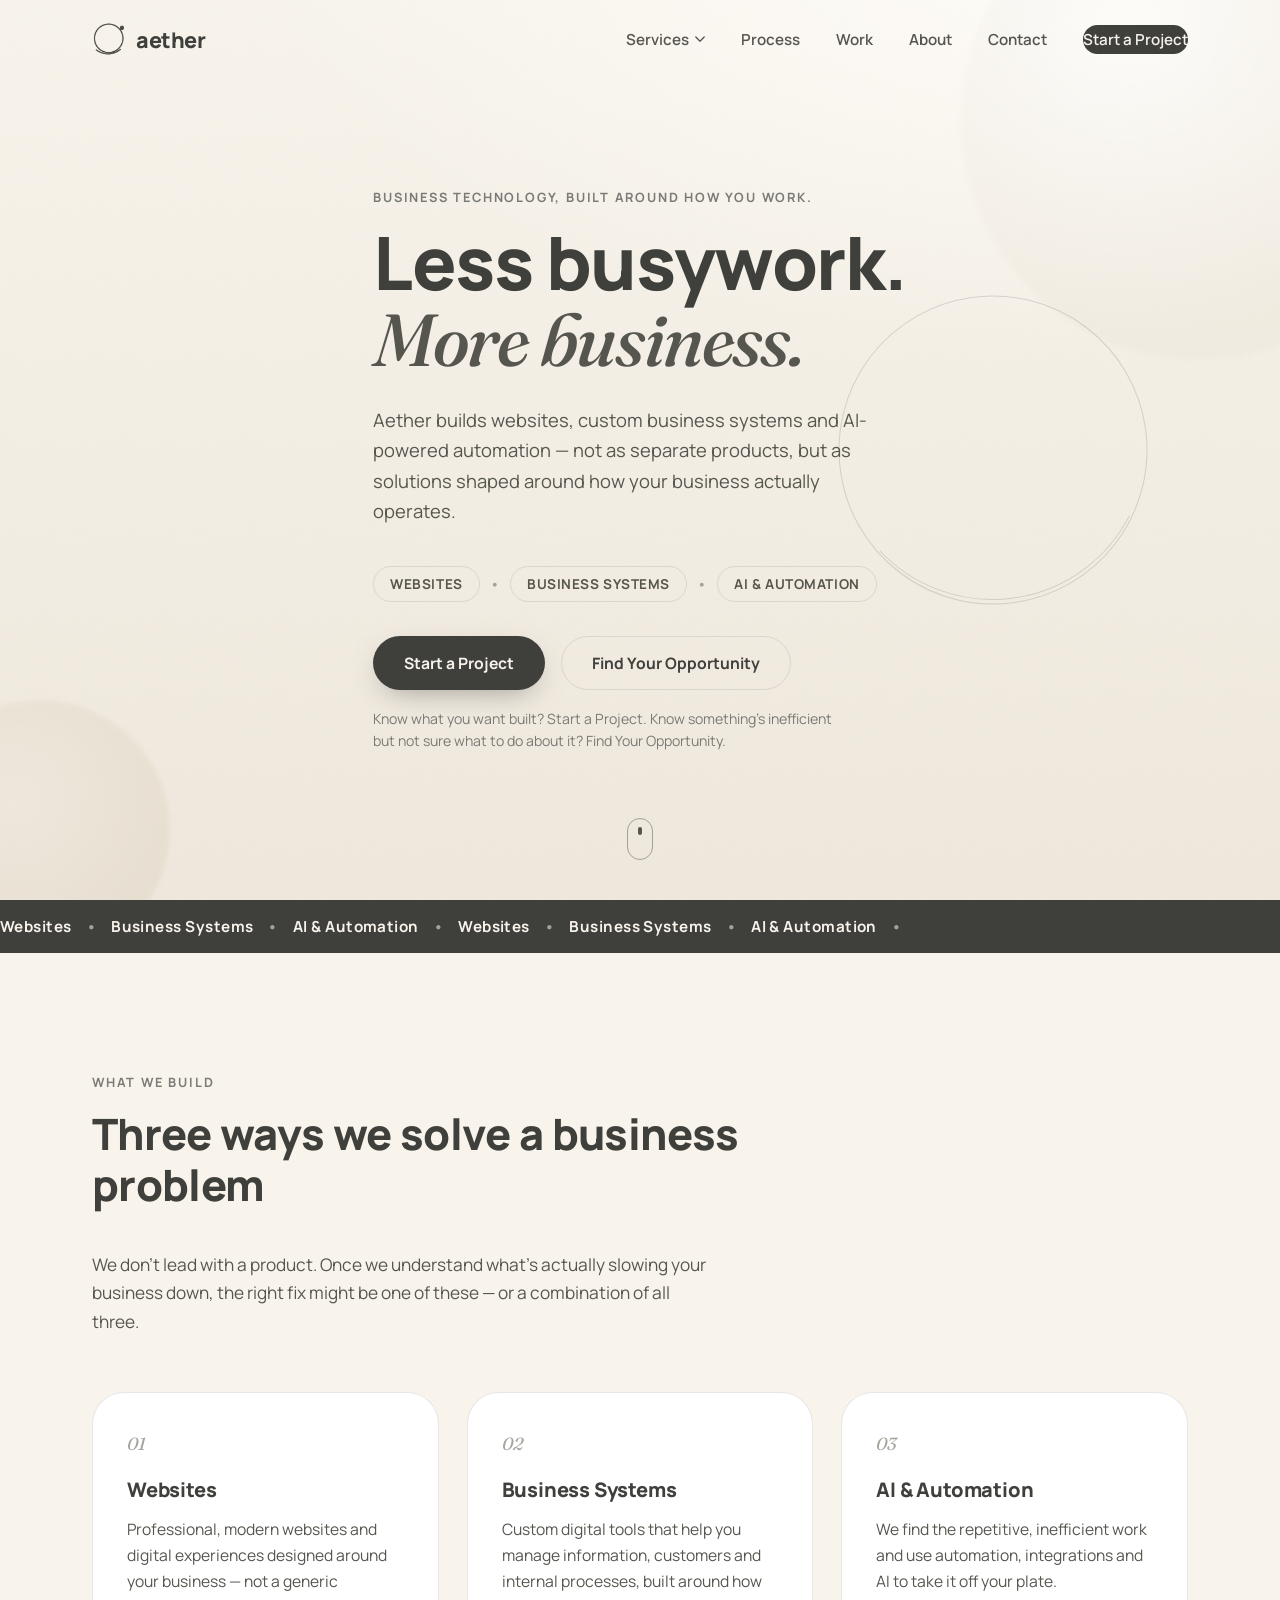
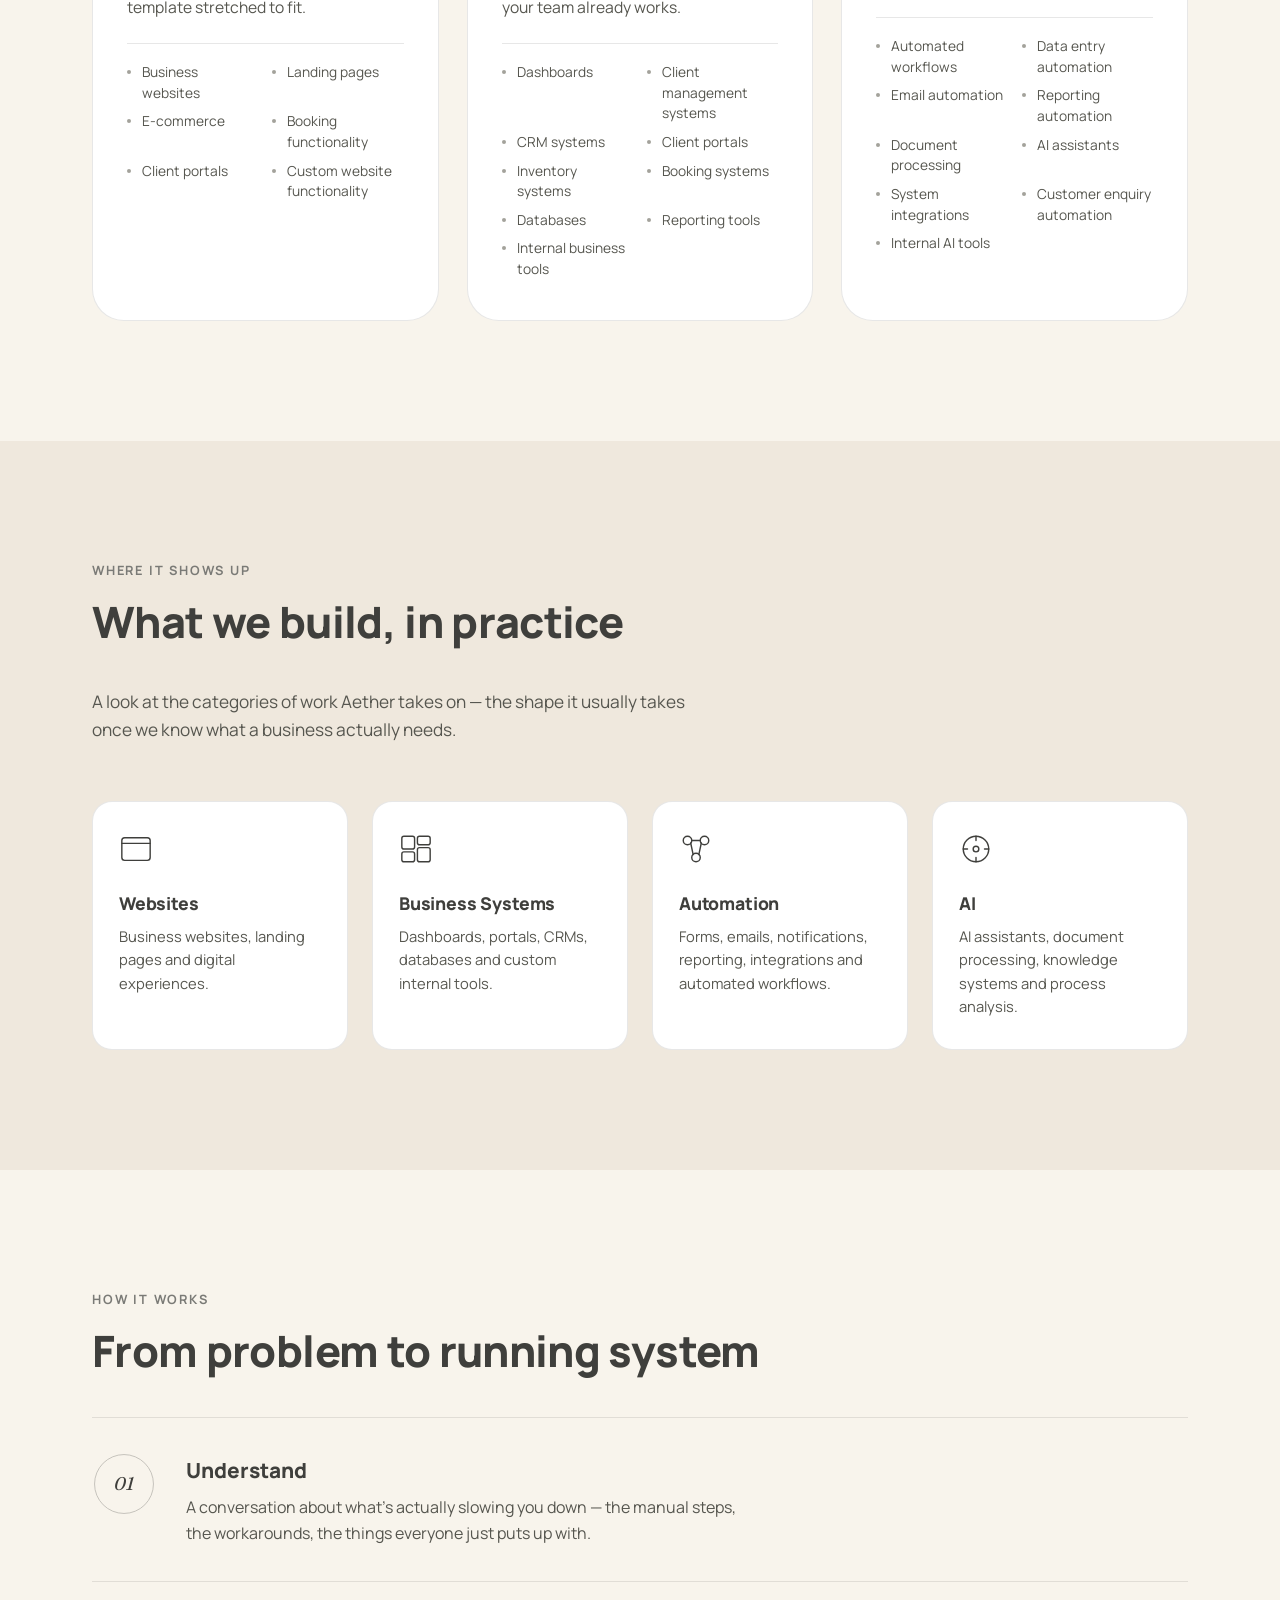
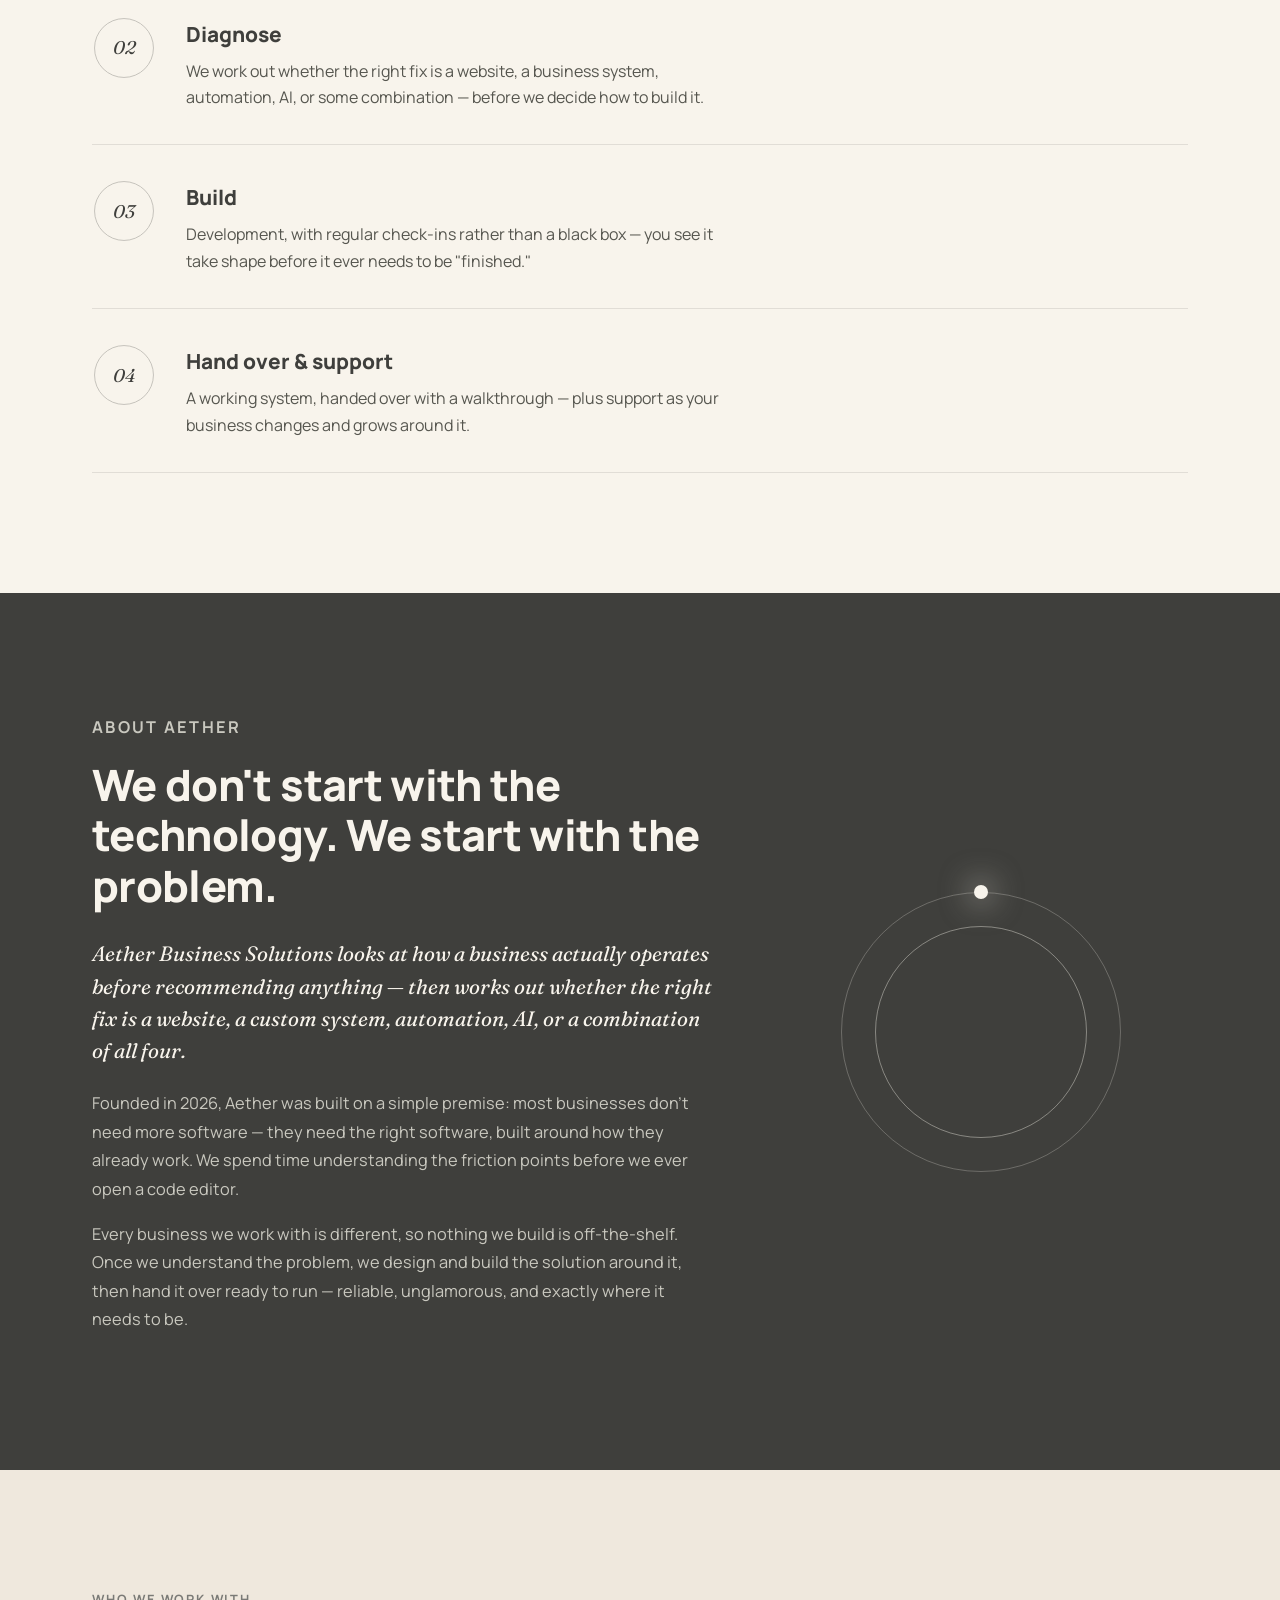
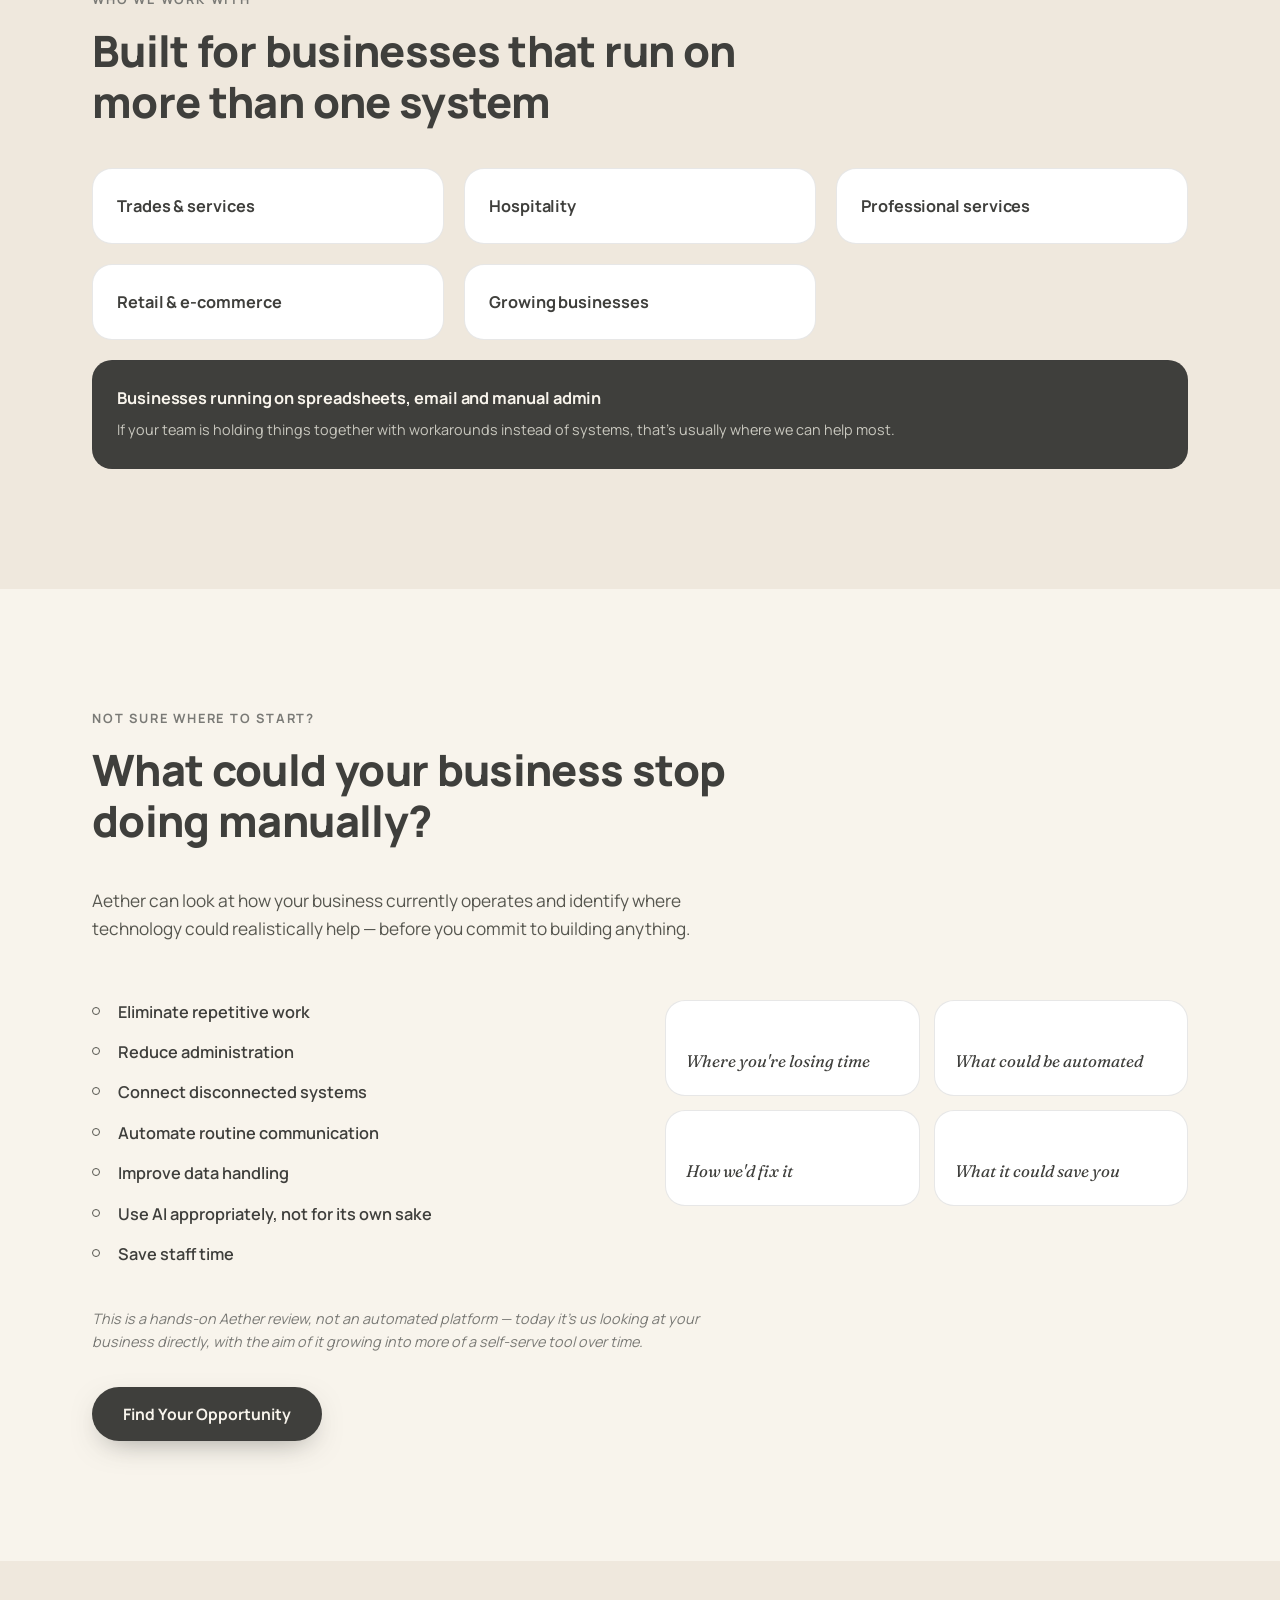
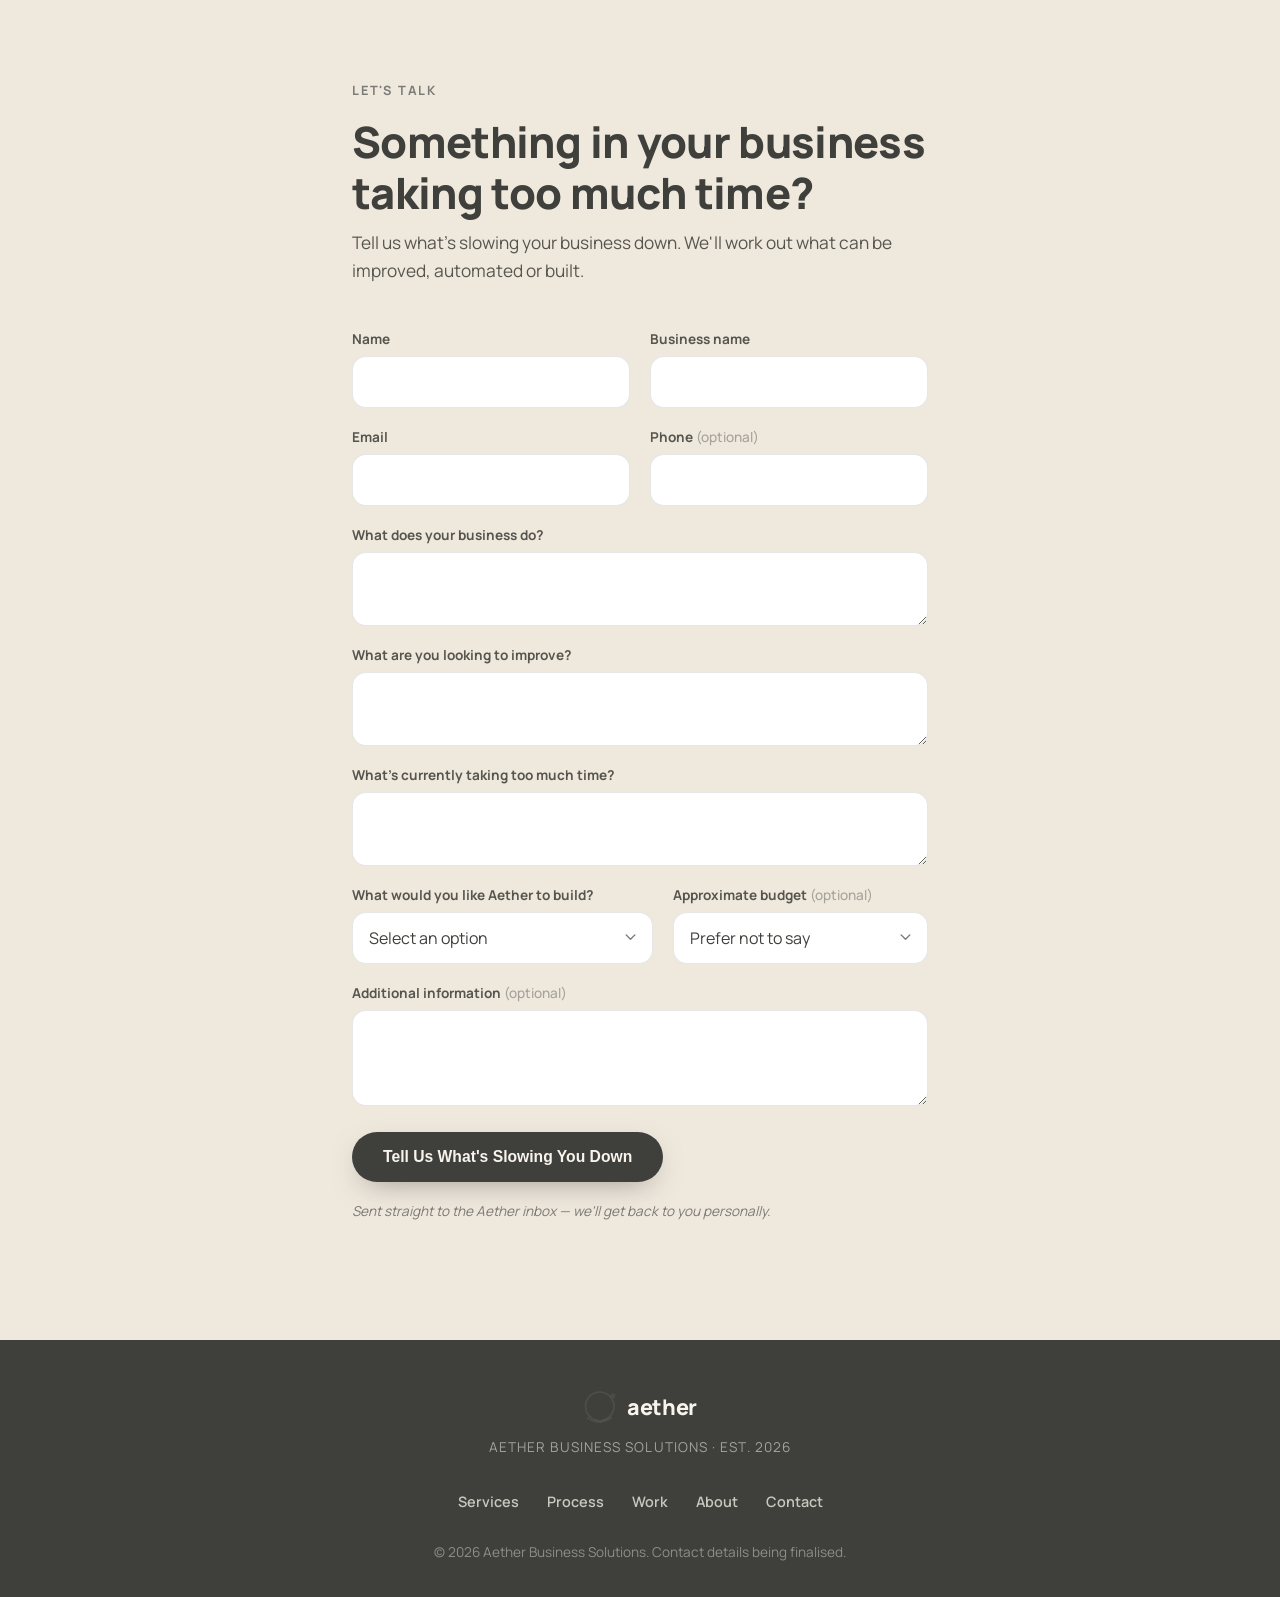
<file: aether-site 2/index.html>
<!DOCTYPE html>
<html lang="en">
<head>
<meta charset="UTF-8">
<meta name="viewport" content="width=device-width, initial-scale=1.0">
<title>Aether — Websites, Business Systems &amp; AI Automation</title>
<meta name="description" content="Aether Business Solutions builds websites, custom business systems and AI-powered automation — solutions shaped around how your business actually operates.">
<link rel="icon" type="image/png" href="assets/favicon.png">
<link rel="preconnect" href="https://fonts.googleapis.com">
<link rel="preconnect" href="https://fonts.gstatic.com" crossorigin>
<link href="https://fonts.googleapis.com/css2?family=Manrope:wght@400;500;600;700;800&family=Fraunces:ital,opsz,wght@0,9..144,400;0,9..144,500;1,9..144,400&display=swap" rel="stylesheet">
<link rel="stylesheet" href="css/style.css">
</head>
<body>

<div class="grain"></div>

<header class="site-header" id="siteHeader">
  <div class="wrap header-inner">
    <a href="#top" class="brand">
      <img src="assets/icon.png" alt="Aether" class="brand-mark" width="34" height="34">
      <span class="brand-word">aether</span>
    </a>

    <nav class="nav" id="mainNav">
      <div class="nav-item has-dropdown">
        <button class="nav-dropdown-toggle" id="servicesToggle" aria-expanded="false" aria-controls="servicesMenu">
          Services
          <svg class="chev" viewBox="0 0 12 8" aria-hidden="true"><path d="M1 1l5 5 5-5" fill="none" stroke="currentColor" stroke-width="1.6" stroke-linecap="round" stroke-linejoin="round"/></svg>
        </button>
        <div class="nav-dropdown" id="servicesMenu">
          <a href="#websites">
            <span class="dd-title">Websites</span>
            <span class="dd-sub">Sites &amp; digital experiences</span>
          </a>
          <a href="#business-systems">
            <span class="dd-title">Business Systems</span>
            <span class="dd-sub">Dashboards, CRMs &amp; portals</span>
          </a>
          <a href="#ai-automation">
            <span class="dd-title">AI &amp; Automation</span>
            <span class="dd-sub">Workflows, integrations &amp; AI</span>
          </a>
        </div>
      </div>
      <a href="#process">Process</a>
      <a href="#work">Work</a>
      <a href="#about">About</a>
      <a href="#contact">Contact</a>
      <a href="#contact" class="nav-cta">Start a Project</a>
    </nav>

    <button class="nav-toggle" id="navToggle" aria-label="Toggle menu" aria-expanded="false">
      <span></span><span></span><span></span>
    </button>
  </div>
</header>

<main id="top">

  <!-- HERO -->
  <section class="hero">
    <div class="hero-orb hero-orb--one" aria-hidden="true"></div>
    <div class="hero-orb hero-orb--two" aria-hidden="true"></div>
    <svg class="hero-swoosh" viewBox="0 0 600 600" aria-hidden="true">
      <circle cx="300" cy="300" r="220" fill="none" stroke="currentColor" stroke-width="1.4" opacity="0.35"/>
      <path d="M120,420 A220,220 0 0 0 480,420" fill="none" stroke="currentColor" stroke-width="1.4" opacity="0.35"/>
    </svg>

    <div class="wrap hero-inner">
      <p class="eyebrow reveal">Business technology, built around how you work.</p>
      <h1 class="hero-title reveal">
        Less busywork.<br>
        <span class="hero-title-em">More business.</span>
      </h1>
      <p class="hero-sub reveal">
        Aether builds websites, custom business systems and AI-powered
        automation — not as separate products, but as solutions shaped around
        how your business actually operates.
      </p>

      <div class="hero-services reveal" aria-label="What we build">
        <a href="#websites">Websites</a>
        <span class="hero-services-dot">&bull;</span>
        <a href="#business-systems">Business Systems</a>
        <span class="hero-services-dot">&bull;</span>
        <a href="#ai-automation">AI &amp; Automation</a>
      </div>

      <div class="hero-actions reveal">
        <a href="#contact" class="btn btn-primary">Start a Project</a>
        <a href="#process-audit" class="btn btn-ghost">Find Your Opportunity</a>
      </div>
      <p class="hero-actions-note reveal">
        Know what you want built? Start a Project. Know something's
        inefficient but not sure what to do about it? Find Your Opportunity.
      </p>
    </div>

    <a href="#services" class="scroll-cue" aria-label="Scroll to services">
      <span></span>
    </a>
  </section>

  <!-- MARQUEE / STRIP -->
  <div class="strip">
    <div class="strip-track">
      <span>Websites</span>
      <span class="dot">&bull;</span>
      <span>Business Systems</span>
      <span class="dot">&bull;</span>
      <span>AI &amp; Automation</span>
      <span class="dot">&bull;</span>
      <span>Websites</span>
      <span class="dot">&bull;</span>
      <span>Business Systems</span>
      <span class="dot">&bull;</span>
      <span>AI &amp; Automation</span>
      <span class="dot">&bull;</span>
    </div>
  </div>

  <!-- SERVICES -->
  <section class="services" id="services">
    <div class="wrap">
      <p class="eyebrow reveal">What we build</p>
      <h2 class="section-title reveal">Three ways we solve a business problem</h2>
      <p class="section-lead reveal">
        We don't lead with a product. Once we understand what's actually
        slowing your business down, the right fix might be one of these —
        or a combination of all three.
      </p>

      <div class="cards">
        <article class="card reveal" id="websites">
          <div class="card-num">01</div>
          <h3>Websites</h3>
          <p>Professional, modern websites and digital experiences designed
             around your business — not a generic template stretched to fit.</p>
          <ul class="card-list">
            <li>Business websites</li>
            <li>Landing pages</li>
            <li>E-commerce</li>
            <li>Booking functionality</li>
            <li>Client portals</li>
            <li>Custom website functionality</li>
          </ul>
        </article>

        <article class="card reveal" id="business-systems">
          <div class="card-num">02</div>
          <h3>Business Systems</h3>
          <p>Custom digital tools that help you manage information, customers
             and internal processes, built around how your team already works.</p>
          <ul class="card-list">
            <li>Dashboards</li>
            <li>Client management systems</li>
            <li>CRM systems</li>
            <li>Client portals</li>
            <li>Inventory systems</li>
            <li>Booking systems</li>
            <li>Databases</li>
            <li>Reporting tools</li>
            <li>Internal business tools</li>
          </ul>
        </article>

        <article class="card reveal" id="ai-automation">
          <div class="card-num">03</div>
          <h3>AI &amp; Automation</h3>
          <p>We find the repetitive, inefficient work and use automation,
             integrations and AI to take it off your plate.</p>
          <ul class="card-list">
            <li>Automated workflows</li>
            <li>Data entry automation</li>
            <li>Email automation</li>
            <li>Reporting automation</li>
            <li>Document processing</li>
            <li>AI assistants</li>
            <li>System integrations</li>
            <li>Customer enquiry automation</li>
            <li>Internal AI tools</li>
          </ul>
        </article>
      </div>
    </div>
  </section>

  <!-- WHAT WE BUILD / WORK -->
  <section class="work" id="work">
    <div class="wrap">
      <p class="eyebrow reveal">Where it shows up</p>
      <h2 class="section-title reveal">What we build, in practice</h2>
      <p class="section-lead reveal">
        A look at the categories of work Aether takes on — the shape it
        usually takes once we know what a business actually needs.
      </p>

      <div class="work-grid">
        <div class="work-item reveal">
          <svg class="work-icon" viewBox="0 0 48 48" aria-hidden="true"><rect x="4" y="8" width="40" height="32" rx="4"/><path d="M4 16h40"/></svg>
          <h3>Websites</h3>
          <p>Business websites, landing pages and digital experiences.</p>
        </div>
        <div class="work-item reveal">
          <svg class="work-icon" viewBox="0 0 48 48" aria-hidden="true"><rect x="4" y="6" width="18" height="18" rx="3"/><rect x="26" y="6" width="18" height="12" rx="3"/><rect x="26" y="22" width="18" height="20" rx="3"/><rect x="4" y="28" width="18" height="14" rx="3"/></svg>
          <h3>Business Systems</h3>
          <p>Dashboards, portals, CRMs, databases and custom internal tools.</p>
        </div>
        <div class="work-item reveal">
          <svg class="work-icon" viewBox="0 0 48 48" aria-hidden="true"><circle cx="12" cy="12" r="6"/><circle cx="36" cy="12" r="6"/><circle cx="24" cy="36" r="6"/><path d="M16.5 15.5L20 32M31.5 15.5L28 32M18 12h12"/></svg>
          <h3>Automation</h3>
          <p>Forms, emails, notifications, reporting, integrations and automated workflows.</p>
        </div>
        <div class="work-item reveal">
          <svg class="work-icon" viewBox="0 0 48 48" aria-hidden="true"><circle cx="24" cy="24" r="18"/><circle cx="24" cy="24" r="4"/><path d="M24 6v6M24 36v6M6 24h6M36 24h6"/></svg>
          <h3>AI</h3>
          <p>AI assistants, document processing, knowledge systems and process analysis.</p>
        </div>
      </div>
    </div>
  </section>

  <!-- PROCESS -->
  <section class="process" id="process">
    <div class="wrap">
      <p class="eyebrow reveal">How it works</p>
      <h2 class="section-title reveal">From problem to running system</h2>

      <ol class="steps">
        <li class="step reveal">
          <div class="step-index">
            <span>01</span>
            <svg viewBox="0 0 100 100" aria-hidden="true"><circle cx="50" cy="50" r="46"/></svg>
          </div>
          <div class="step-body">
            <h3>Understand</h3>
            <p>A conversation about what's actually slowing you down — the manual
               steps, the workarounds, the things everyone just puts up with.</p>
          </div>
        </li>

        <li class="step reveal">
          <div class="step-index">
            <span>02</span>
            <svg viewBox="0 0 100 100" aria-hidden="true"><circle cx="50" cy="50" r="46"/></svg>
          </div>
          <div class="step-body">
            <h3>Diagnose</h3>
            <p>We work out whether the right fix is a website, a business
               system, automation, AI, or some combination — before we decide
               how to build it.</p>
          </div>
        </li>

        <li class="step reveal">
          <div class="step-index">
            <span>03</span>
            <svg viewBox="0 0 100 100" aria-hidden="true"><circle cx="50" cy="50" r="46"/></svg>
          </div>
          <div class="step-body">
            <h3>Build</h3>
            <p>Development, with regular check-ins rather than a black box — you
               see it take shape before it ever needs to be "finished."</p>
          </div>
        </li>

        <li class="step reveal">
          <div class="step-index">
            <span>04</span>
            <svg viewBox="0 0 100 100" aria-hidden="true"><circle cx="50" cy="50" r="46"/></svg>
          </div>
          <div class="step-body">
            <h3>Hand over &amp; support</h3>
            <p>A working system, handed over with a walkthrough — plus support as
               your business changes and grows around it.</p>
          </div>
        </li>
      </ol>
    </div>
  </section>

  <!-- ABOUT -->
  <section class="about" id="about">
    <div class="wrap about-inner">
      <div class="about-copy reveal">
        <p class="eyebrow">About Aether</p>
        <h2 class="section-title">We don't start with the technology. We start with the problem.</h2>
        <p class="about-lead">
          Aether Business Solutions looks at how a business actually operates
          before recommending anything — then works out whether the right fix
          is a website, a custom system, automation, AI, or a combination of
          all four.
        </p>
        <p>
          Founded in 2026, Aether was built on a simple premise: most
          businesses don't need more software — they need the right software,
          built around how they already work. We spend time understanding the
          friction points before we ever open a code editor.
        </p>
        <p>
          Every business we work with is different, so nothing we build is
          off-the-shelf. Once we understand the problem, we design and build
          the solution around it, then hand it over ready to run — reliable,
          unglamorous, and exactly where it needs to be.
        </p>
      </div>
      <div class="about-visual reveal" aria-hidden="true">
        <div class="orbit">
          <div class="orbit-ring"></div>
          <div class="orbit-ring orbit-ring--two"></div>
          <div class="orbit-dot-wrap"><div class="orbit-dot"></div></div>
        </div>
      </div>
    </div>
  </section>

  <!-- WHO WE WORK WITH -->
  <section class="audience" id="who-we-work-with">
    <div class="wrap">
      <p class="eyebrow reveal">Who we work with</p>
      <h2 class="section-title reveal">Built for businesses that run on more than one system</h2>

      <div class="audience-grid">
        <div class="audience-item reveal"><h3>Trades &amp; services</h3></div>
        <div class="audience-item reveal"><h3>Hospitality</h3></div>
        <div class="audience-item reveal"><h3>Professional services</h3></div>
        <div class="audience-item reveal"><h3>Retail &amp; e-commerce</h3></div>
        <div class="audience-item reveal"><h3>Growing businesses</h3></div>
        <div class="audience-item reveal audience-item--wide">
          <h3>Businesses running on spreadsheets, email and manual admin</h3>
          <p>If your team is holding things together with workarounds instead
             of systems, that's usually where we can help most.</p>
        </div>
      </div>
    </div>
  </section>

  <!-- PROCESS AUDIT -->
  <section class="audit" id="process-audit">
    <div class="wrap">
      <p class="eyebrow reveal">Not sure where to start?</p>
      <h2 class="section-title reveal">What could your business stop doing manually?</h2>
      <p class="section-lead reveal">
        Aether can look at how your business currently operates and identify
        where technology could realistically help — before you commit to
        building anything.
      </p>

      <div class="audit-body">
        <ul class="audit-list reveal">
          <li>Eliminate repetitive work</li>
          <li>Reduce administration</li>
          <li>Connect disconnected systems</li>
          <li>Automate routine communication</li>
          <li>Improve data handling</li>
          <li>Use AI appropriately, not for its own sake</li>
          <li>Save staff time</li>
        </ul>

        <div class="audit-outputs reveal">
          <div class="audit-output">
            <span class="audit-output-label">Where you're losing time</span>
          </div>
          <div class="audit-output">
            <span class="audit-output-label">What could be automated</span>
          </div>
          <div class="audit-output">
            <span class="audit-output-label">How we'd fix it</span>
          </div>
          <div class="audit-output">
            <span class="audit-output-label">What it could save you</span>
          </div>
        </div>
      </div>

      <p class="audit-note reveal">
        This is a hands-on Aether review, not an automated platform — today
        it's us looking at your business directly, with the aim of it growing
        into more of a self-serve tool over time.
      </p>

      <a href="#contact" class="btn btn-primary reveal">Find Your Opportunity</a>
    </div>
  </section>

  <!-- CONTACT -->
  <section class="contact" id="contact">
    <div class="wrap contact-inner">
      <p class="eyebrow reveal">Let's talk</p>
      <h2 class="section-title reveal">Something in your business taking too much time?</h2>
      <p class="contact-lead reveal">
        Tell us what's slowing your business down. We'll work out what can be
        improved, automated or built.
      </p>

      <form class="contact-form reveal" id="contactForm"
            action="https://formsubmit.co/ajax/hello@aetherbusinesssolutions.com.au"
            method="POST">

        <input type="hidden" name="_subject" value="New enquiry — Aether website">
        <input type="hidden" name="_template" value="table">
        <input type="hidden" name="_captcha" value="false">
        <input type="text" name="_honey" class="hp-field" tabindex="-1" autocomplete="off" aria-hidden="true">

        <div class="form-row">
          <div class="field">
            <label for="name">Name</label>
            <input type="text" id="name" name="name" required autocomplete="name">
          </div>
          <div class="field">
            <label for="business">Business name</label>
            <input type="text" id="business" name="business" required autocomplete="organization">
          </div>
        </div>

        <div class="form-row">
          <div class="field">
            <label for="email">Email</label>
            <input type="email" id="email" name="email" required autocomplete="email">
          </div>
          <div class="field">
            <label for="phone">Phone <span class="opt">(optional)</span></label>
            <input type="tel" id="phone" name="phone" autocomplete="tel">
          </div>
        </div>

        <div class="field">
          <label for="business_description">What does your business do?</label>
          <textarea id="business_description" name="business_description" rows="2" required></textarea>
        </div>

        <div class="field">
          <label for="improve">What are you looking to improve?</label>
          <textarea id="improve" name="improve" rows="2" required></textarea>
        </div>

        <div class="field">
          <label for="time_sink">What's currently taking too much time?</label>
          <textarea id="time_sink" name="time_sink" rows="2" required></textarea>
        </div>

        <div class="form-row">
          <div class="field">
            <label for="build_request">What would you like Aether to build?</label>
            <select id="build_request" name="build_request" required>
              <option value="" disabled selected>Select an option</option>
              <option value="Website">Website</option>
              <option value="Business system">Business system</option>
              <option value="Automation or AI">Automation or AI</option>
              <option value="A combination">A combination</option>
              <option value="Not sure yet">Not sure yet — help me work it out</option>
            </select>
          </div>
          <div class="field">
            <label for="budget">Approximate budget <span class="opt">(optional)</span></label>
            <select id="budget" name="budget">
              <option value="Not specified" selected>Prefer not to say</option>
              <option value="Under $2,000">Under $2,000</option>
              <option value="$2,000–$5,000">$2,000–$5,000</option>
              <option value="$5,000–$10,000">$5,000–$10,000</option>
              <option value="$10,000+">$10,000+</option>
              <option value="Not sure yet">Not sure yet</option>
            </select>
          </div>
        </div>

        <div class="field">
          <label for="message">Additional information <span class="opt">(optional)</span></label>
          <textarea id="message" name="message" rows="3"></textarea>
        </div>

        <button type="submit" class="btn btn-primary">Tell Us What's Slowing You Down</button>
        <p class="form-note" id="formNote">Sent straight to the Aether inbox — we'll get back to you personally.</p>
      </form>
    </div>
  </section>

</main>

<footer class="site-footer">
  <div class="wrap footer-inner">
    <a href="#top" class="brand brand--footer">
      <img src="assets/icon.png" alt="Aether" class="brand-mark" width="28" height="28">
      <span class="brand-word">aether</span>
    </a>
    <p class="footer-tagline">Aether Business Solutions &middot; Est. 2026</p>

    <nav class="footer-nav" aria-label="Footer">
      <a href="#services">Services</a>
      <a href="#process">Process</a>
      <a href="#work">Work</a>
      <a href="#about">About</a>
      <a href="#contact">Contact</a>
    </nav>

    <p class="footer-meta">&copy; <span id="year"></span> Aether Business Solutions. Contact details being finalised.</p>
  </div>
</footer>

<script src="js/script.js"></script>
</body>
</html>
</file>
<file: aether-site 2/css/style.css>
/* ==========================================================================
   Aether Business Solutions — Websites, Business Systems, AI & Automation
   ========================================================================== */

:root{
  --ink:        #3f3f3c;
  --ink-soft:   #56564f;
  --grey:       #7a7a76;
  --grey-soft:  #a3a29b;
  --cream:      #efe8dd;
  --cream-lt:   #f8f4ec;
  --white:      #ffffff;
  --line:       rgba(63,63,60,0.12);

  --font-sans:  'Manrope', -apple-system, BlinkMacSystemFont, 'Segoe UI', sans-serif;
  --font-serif: 'Fraunces', Georgia, serif;

  --container: 1160px;
  --radius-lg: 32px;
  --radius-md: 20px;
  --ease: cubic-bezier(.22,1,.36,1);
}

*, *::before, *::after{ box-sizing: border-box; }
html{ scroll-behavior: smooth; }

body{
  margin:0;
  font-family: var(--font-sans);
  color: var(--ink);
  background: var(--cream-lt);
  -webkit-font-smoothing: antialiased;
  overflow-x: hidden;
}

img{ display:block; max-width:100%; }

.wrap{
  max-width: var(--container);
  margin: 0 auto;
  padding: 0 32px;
}

a{ color: inherit; text-decoration: none; }

/* subtle grain overlay for warmth */
.grain{
  position: fixed; inset:0;
  pointer-events:none;
  z-index: 999;
  opacity: 0.035;
  mix-blend-mode: multiply;
  background-image: url("data:image/svg+xml;utf8,<svg xmlns='http://www.w3.org/2000/svg' width='120' height='120'><filter id='n'><feTurbulence type='fractalNoise' baseFrequency='0.85' numOctaves='2' stitchTiles='stitch'/></filter><rect width='100%25' height='100%25' filter='url(%23n)'/></svg>");
}

/* ---------- Reveal on scroll ---------- */
.reveal{
  opacity: 0;
  transform: translateY(22px);
  transition: opacity .8s var(--ease), transform .8s var(--ease);
}
.reveal.is-visible{
  opacity: 1;
  transform: translateY(0);
}

/* ==========================================================================
   Header
   ========================================================================== */
.site-header{
  position: fixed;
  top: 0; left: 0; right: 0;
  z-index: 100;
  padding: 22px 0;
  transition: padding .35s var(--ease), background .35s var(--ease), box-shadow .35s var(--ease);
}
.site-header.is-scrolled{
  padding: 12px 0;
  background: rgba(248,244,236,0.82);
  backdrop-filter: blur(14px);
  box-shadow: 0 1px 0 var(--line);
}

.header-inner{
  display:flex;
  align-items:center;
  justify-content: space-between;
}

.brand{
  display:flex;
  align-items:center;
  gap: 10px;
}
.brand-mark{ width:34px; height:34px; object-fit: contain; flex: none; }
.brand-word{
  font-weight: 800;
  font-size: 1.35rem;
  letter-spacing: -0.02em;
  color: var(--ink);
}

.nav{
  display:flex;
  align-items:center;
  gap: 36px;
  font-size: 0.95rem;
  font-weight: 600;
}
.nav a{
  position:relative;
  padding: 4px 0;
  color: var(--ink-soft);
  transition: color .25s;
}
.nav a:not(.nav-cta)::after{
  content:'';
  position:absolute; left:0; right:0; bottom:-2px;
  height:1.5px;
  background: currentColor;
  transform: scaleX(0);
  transform-origin: right;
  transition: transform .3s var(--ease);
}
.nav a:not(.nav-cta):hover{ color: var(--ink); }
.nav a:not(.nav-cta):hover::after{ transform: scaleX(1); transform-origin: left; }

.nav-cta{
  background: var(--ink);
  color: var(--cream-lt) !important;
  padding: 10px 20px;
  border-radius: 999px;
  transition: transform .25s var(--ease), background .25s;
}
.nav-cta:hover{ transform: translateY(-2px); background: #2c2c2a; }
.nav-cta::after{ display:none; }

/* ---------- Services dropdown ---------- */
.nav-item{ position: relative; }
.nav-dropdown-toggle{
  display:flex;
  align-items:center;
  gap: 6px;
  padding: 4px 0;
  background:none;
  border:none;
  font: inherit;
  font-weight: 600;
  color: var(--ink-soft);
  cursor:pointer;
  transition: color .25s;
}
.nav-dropdown-toggle:hover,
.nav-item.is-open .nav-dropdown-toggle{ color: var(--ink); }
.nav-dropdown-toggle .chev{
  width: 10px; height:7px;
  transition: transform .3s var(--ease);
}
.nav-item.is-open .chev{ transform: rotate(180deg); }

.nav-dropdown{
  position:absolute;
  top: calc(100% + 18px);
  left: 50%;
  transform: translate(-50%, -8px);
  width: 260px;
  background: var(--white);
  border: 1px solid var(--line);
  border-radius: var(--radius-md);
  box-shadow: 0 24px 50px -20px rgba(63,63,60,0.28);
  padding: 10px;
  opacity: 0;
  pointer-events: none;
  transition: opacity .25s var(--ease), transform .25s var(--ease);
  z-index: 50;
}
.nav-item.is-open .nav-dropdown{
  opacity: 1;
  pointer-events: auto;
  transform: translate(-50%, 0);
}
.nav-dropdown a{
  display:flex;
  flex-direction: column;
  gap: 2px;
  padding: 10px 14px;
  border-radius: 12px;
  font-size: 0.92rem;
}
.nav-dropdown a::after{ display:none; }
.nav-dropdown a:hover{ background: var(--cream-lt); }
.nav-dropdown .dd-title{ font-weight: 700; color: var(--ink); }
.nav-dropdown .dd-sub{ font-weight: 500; font-size: 0.8rem; color: var(--grey); }

.nav-toggle{
  display:none;
  flex-direction: column;
  justify-content:center;
  gap:5px;
  width: 40px; height: 40px;
  background:none; border:none;
  cursor:pointer;
}
.nav-toggle span{
  display:block;
  height:2px;
  background: var(--ink);
  border-radius: 2px;
  transition: transform .3s var(--ease), opacity .3s var(--ease);
}
.nav-toggle.is-open span:nth-child(1){ transform: translateY(7px) rotate(45deg); }
.nav-toggle.is-open span:nth-child(2){ opacity:0; }
.nav-toggle.is-open span:nth-child(3){ transform: translateY(-7px) rotate(-45deg); }

/* ==========================================================================
   Hero
   ========================================================================== */
.hero{
  position: relative;
  min-height: 100vh;
  display:flex;
  align-items:center;
  padding: 140px 0 100px;
  overflow: hidden;
  background:
    radial-gradient(120% 90% at 85% -10%, #fffdf8 0%, transparent 55%),
    linear-gradient(180deg, var(--cream-lt) 0%, var(--cream) 100%);
}

.hero-orb{
  position:absolute;
  border-radius:50%;
  filter: blur(2px);
  opacity:.55;
}
.hero-orb--one{
  width: 480px; height:480px;
  right: -160px; top: -120px;
  background: radial-gradient(circle at 35% 30%, #ffffff, var(--cream) 70%);
  animation: float-a 14s ease-in-out infinite;
}
.hero-orb--two{
  width: 260px; height:260px;
  left: -90px; bottom: -60px;
  background: radial-gradient(circle at 40% 40%, var(--cream), #e2d9c8 75%);
  animation: float-b 18s ease-in-out infinite;
}
@keyframes float-a{
  0%,100%{ transform: translate(0,0); }
  50%{ transform: translate(-24px, 26px); }
}
@keyframes float-b{
  0%,100%{ transform: translate(0,0); }
  50%{ transform: translate(20px, -18px); }
}

.hero-swoosh{
  position:absolute;
  top: 50%; right: 6%;
  width: 420px; height:420px;
  transform: translateY(-50%) rotate(-8deg);
  color: var(--ink);
  opacity:.5;
  animation: spin-slow 60s linear infinite;
}
@keyframes spin-slow{
  to{ transform: translateY(-50%) rotate(352deg); }
}

.hero-inner{ position:relative; z-index:2; max-width: 720px; }

.eyebrow{
  font-size: 0.8rem;
  font-weight: 700;
  letter-spacing: 0.14em;
  text-transform: uppercase;
  color: var(--grey);
  margin: 0 0 18px;
}

.hero-title{
  font-family: var(--font-sans);
  font-weight: 800;
  font-size: clamp(2.6rem, 6vw, 4.6rem);
  line-height: 1.04;
  letter-spacing: -0.02em;
  margin: 0 0 26px;
  color: var(--ink);
}
.hero-title-em{
  font-family: var(--font-serif);
  font-style: italic;
  font-weight: 500;
  color: var(--ink-soft);
}

.hero-sub{
  font-size: 1.15rem;
  line-height: 1.65;
  color: var(--ink-soft);
  max-width: 520px;
  margin: 0 0 40px;
}

.hero-services{
  display:flex;
  align-items:center;
  gap: 10px;
  flex-wrap: wrap;
  margin: 0 0 34px;
  font-size: 0.85rem;
  font-weight: 700;
  letter-spacing: 0.04em;
  text-transform: uppercase;
}
.hero-services a{
  color: var(--ink-soft);
  padding: 8px 16px;
  border: 1.5px solid var(--line);
  border-radius: 999px;
  transition: color .25s, border-color .25s, background .25s;
}
.hero-services a:hover{
  color: var(--ink);
  border-color: var(--ink-soft);
  background: var(--white);
}
.hero-services-dot{ color: var(--grey-soft); }

.hero-actions{ display:flex; gap:16px; flex-wrap:wrap; }

.hero-actions-note{
  margin: 18px 0 0;
  font-size: 0.88rem;
  color: var(--grey);
  max-width: 480px;
  line-height: 1.55;
}

.btn{
  display:inline-flex;
  align-items:center;
  justify-content:center;
  padding: 15px 30px;
  border-radius: 999px;
  font-weight: 700;
  font-size: 0.98rem;
  transition: transform .3s var(--ease), box-shadow .3s var(--ease), background .3s, color .3s;
  border: 1.5px solid transparent;
  cursor:pointer;
}
.btn-primary{
  background: var(--ink);
  color: var(--cream-lt);
  box-shadow: 0 10px 30px -12px rgba(63,63,60,0.55);
}
.btn-primary:hover{ transform: translateY(-3px); box-shadow: 0 16px 34px -12px rgba(63,63,60,0.6); }

.btn-ghost{
  background: transparent;
  border-color: var(--line);
  color: var(--ink);
}
.btn-ghost:hover{ border-color: var(--ink); transform: translateY(-3px); }

.scroll-cue{
  position:absolute;
  left:50%; bottom: 40px;
  transform: translateX(-50%);
  width: 26px; height: 42px;
  border: 1.5px solid var(--grey-soft);
  border-radius: 999px;
  display:flex; justify-content:center; padding-top:8px;
}
.scroll-cue span{
  width:4px; height:8px;
  background: var(--ink-soft);
  border-radius: 999px;
  animation: cue 1.8s ease-in-out infinite;
}
@keyframes cue{
  0%{ opacity:1; transform: translateY(0); }
  70%{ opacity:0; transform: translateY(12px); }
  100%{ opacity:0; transform: translateY(0); }
}

/* ==========================================================================
   Marquee strip
   ========================================================================== */
.strip{
  background: var(--ink);
  color: var(--cream-lt);
  overflow: hidden;
  padding: 16px 0;
}
.strip-track{
  display:flex;
  gap: 14px;
  white-space: nowrap;
  width: max-content;
  font-weight: 700;
  font-size: 0.95rem;
  letter-spacing: 0.03em;
  animation: marquee 26s linear infinite;
}
.strip .dot{ color: var(--grey-soft); }
@keyframes marquee{
  from{ transform: translateX(0); }
  to{ transform: translateX(-50%); }
}

/* ==========================================================================
   Section shared
   ========================================================================== */
section{ padding: 120px 0; position: relative; }

.section-title{
  font-family: var(--font-sans);
  font-weight: 800;
  font-size: clamp(1.9rem, 3.4vw, 2.7rem);
  letter-spacing: -0.015em;
  line-height: 1.18;
  max-width: 680px;
  margin: 0 0 40px;
  color: var(--ink);
}

.section-lead{
  font-size: 1.08rem;
  line-height: 1.65;
  color: var(--ink-soft);
  max-width: 620px;
  margin: 0 0 56px;
}

/* ==========================================================================
   Services
   ========================================================================== */
.services{ background: var(--cream-lt); }

.cards{
  display:grid;
  grid-template-columns: repeat(3, 1fr);
  gap: 28px;
}

.card{
  background: var(--white);
  border-radius: var(--radius-lg);
  padding: 40px 34px;
  border: 1px solid var(--line);
  transition: transform .4s var(--ease), box-shadow .4s var(--ease);
}
.card:hover{
  transform: translateY(-8px);
  box-shadow: 0 24px 50px -24px rgba(63,63,60,0.28);
}
.card-num{
  font-family: var(--font-serif);
  font-style: italic;
  font-size: 1.1rem;
  color: var(--grey-soft);
  margin-bottom: 22px;
}
.card h3{
  font-size: 1.25rem;
  font-weight: 800;
  margin: 0 0 14px;
  letter-spacing: -0.01em;
}
.card p{
  color: var(--ink-soft);
  line-height: 1.65;
  margin: 0 0 22px;
  font-size: 0.98rem;
}

.card-list{
  list-style: none;
  margin: 0;
  padding: 18px 0 0;
  border-top: 1px solid var(--line);
  display: grid;
  grid-template-columns: 1fr 1fr;
  gap: 8px 14px;
}
.card-list li{
  position: relative;
  padding-left: 15px;
  font-size: 0.86rem;
  color: var(--ink-soft);
  line-height: 1.5;
}
.card-list li::before{
  content: '';
  position: absolute;
  left: 0; top: 8px;
  width: 4px; height: 4px;
  border-radius: 50%;
  background: var(--grey-soft);
}

/* ==========================================================================
   What We Build / Work
   ========================================================================== */
.work{ background: var(--cream); }

.work-grid{
  display:grid;
  grid-template-columns: repeat(4, 1fr);
  gap: 24px;
}
.work-item{
  background: var(--white);
  border: 1px solid var(--line);
  border-radius: var(--radius-md);
  padding: 30px 26px;
  transition: transform .4s var(--ease), box-shadow .4s var(--ease);
}
.work-item:hover{
  transform: translateY(-6px);
  box-shadow: 0 20px 44px -24px rgba(63,63,60,0.28);
}
.work-icon{
  width: 34px; height:34px;
  fill:none;
  stroke: var(--ink);
  stroke-width: 2;
  stroke-linecap: round;
  stroke-linejoin: round;
  margin-bottom: 20px;
}
.work-item h3{
  font-size: 1.1rem;
  font-weight: 800;
  margin: 0 0 10px;
  letter-spacing: -0.01em;
}
.work-item p{
  color: var(--ink-soft);
  line-height: 1.6;
  margin:0;
  font-size: 0.92rem;
}

/* ==========================================================================
   Process
   ========================================================================== */
.process{ background: var(--cream-lt); }

.steps{
  list-style:none;
  margin:0; padding:0;
  display:flex;
  flex-direction: column;
}
.step{
  display:flex;
  gap: 30px;
  align-items:flex-start;
  padding: 34px 0;
  border-top: 1px solid var(--line);
}
.step:last-child{ border-bottom: 1px solid var(--line); }

.step-index{
  position: relative;
  flex: none;
  width: 64px; height:64px;
  display:flex; align-items:center; justify-content:center;
  font-family: var(--font-serif);
  font-style: italic;
  font-size: 1.15rem;
  color: var(--ink);
}
.step-index svg{
  position:absolute; inset:0;
  fill:none;
  stroke: var(--ink);
  stroke-width: 1.4;
  opacity: .3;
}

.step-body h3{
  font-size: 1.3rem;
  font-weight: 800;
  margin: 4px 0 10px;
}
.step-body p{
  color: var(--ink-soft);
  line-height:1.65;
  max-width: 560px;
  margin:0;
}

/* ==========================================================================
   About  (dark section for contrast)
   ========================================================================== */
.about{
  background: var(--ink);
  color: var(--cream-lt);
}
.about-inner{
  display:grid;
  grid-template-columns: 1.2fr 0.8fr;
  gap: 60px;
  align-items:center;
}
.about .eyebrow{ color: var(--grey-soft); }
.about .section-title{ color: var(--cream-lt); margin-bottom: 26px; }
.about-lead{
  font-family: var(--font-serif);
  font-style: italic;
  font-size: 1.3rem;
  line-height: 1.55;
  color: var(--cream-lt);
  margin: 0 0 22px;
}
.about-copy p:not(.about-lead){
  color: #c9c8bf;
  line-height: 1.75;
  font-size: 1.02rem;
}

.about-visual{
  display:flex;
  align-items:center;
  justify-content:center;
}
.orbit{
  position:relative;
  width: 280px; height:280px;
}
.orbit-ring{
  position:absolute; inset:0;
  border: 1px solid rgba(248,244,236,0.25);
  border-radius:50%;
  animation: spin-slow 40s linear infinite;
}
.orbit-ring--two{
  inset: 34px;
  border-color: rgba(248,244,236,0.4);
  animation-duration: 26s;
  animation-direction: reverse;
}
.orbit-dot-wrap{
  position:absolute; inset:0;
  animation: spin-slow 22s linear infinite;
}
.orbit-dot{
  position:absolute;
  top: -7px; left: 50%;
  width: 14px; height:14px;
  margin-left:-7px;
  background: var(--cream-lt);
  border-radius:50%;
  box-shadow: 0 0 30px 4px rgba(248,244,236,0.5);
}

/* ==========================================================================
   Who We Work With
   ========================================================================== */
.audience{ background: var(--cream); }

.audience-grid{
  display:grid;
  grid-template-columns: repeat(3, 1fr);
  gap: 20px;
}
.audience-item{
  background: var(--white);
  border: 1px solid var(--line);
  border-radius: var(--radius-md);
  padding: 26px 24px;
  transition: transform .35s var(--ease), box-shadow .35s var(--ease);
}
.audience-item:hover{
  transform: translateY(-4px);
  box-shadow: 0 18px 40px -24px rgba(63,63,60,0.26);
}
.audience-item h3{
  font-size: 1.02rem;
  font-weight: 700;
  margin: 0;
  letter-spacing: -0.005em;
}
.audience-item p{
  margin: 10px 0 0;
  font-size: 0.9rem;
  color: var(--ink-soft);
  line-height: 1.55;
}
.audience-item--wide{
  grid-column: span 3;
  background: var(--ink);
  color: var(--cream-lt);
}
.audience-item--wide h3{ color: var(--cream-lt); }
.audience-item--wide p{ color: #c9c8bf; }

/* ==========================================================================
   Process Audit
   ========================================================================== */
.audit{ background: var(--cream-lt); }

.audit-body{
  display:grid;
  grid-template-columns: 1fr 1fr;
  gap: 50px;
  align-items:start;
  margin-bottom: 40px;
}

.audit-list{
  list-style: none;
  margin:0; padding:0;
  display:flex;
  flex-direction: column;
  gap: 16px;
}
.audit-list li{
  position:relative;
  padding-left: 26px;
  font-size: 1.02rem;
  font-weight: 600;
  color: var(--ink);
  line-height: 1.5;
}
.audit-list li::before{
  content:'';
  position:absolute;
  left:0; top: 7px;
  width: 8px; height:8px;
  border-radius: 50%;
  border: 1.5px solid var(--ink-soft);
}

.audit-outputs{
  display:grid;
  grid-template-columns: 1fr 1fr;
  gap: 14px;
}
.audit-output{
  background: var(--white);
  border: 1px solid var(--line);
  border-radius: var(--radius-md);
  padding: 22px 20px;
  min-height: 96px;
  display:flex;
  align-items:flex-end;
}
.audit-output-label{
  font-family: var(--font-serif);
  font-style: italic;
  font-size: 1.05rem;
  color: var(--ink);
  line-height: 1.35;
}

.audit-note{
  max-width: 640px;
  color: var(--grey);
  font-size: 0.9rem;
  font-style: italic;
  line-height: 1.6;
  margin: 0 0 34px;
}

/* ==========================================================================
   Contact
   ========================================================================== */
.contact{ background: var(--cream); }
.contact-inner{ max-width: 640px; }
.contact-lead{
  color: var(--ink-soft);
  font-size: 1.08rem;
  line-height:1.65;
  margin: -30px 0 44px;
}

.contact-form{
  display:flex;
  flex-direction: column;
  gap: 20px;
}
.form-row{
  display:grid;
  grid-template-columns: 1fr 1fr;
  gap: 20px;
}
.field{ display:flex; flex-direction:column; gap:8px; }
.field label{
  font-size: 0.85rem;
  font-weight: 700;
  color: var(--ink-soft);
}
.field label .opt{
  font-weight: 500;
  color: var(--grey-soft);
  text-transform: none;
  letter-spacing: 0;
}
.field input, .field textarea, .field select{
  font-family: var(--font-sans);
  font-size: 1rem;
  padding: 14px 16px;
  border-radius: 14px;
  border: 1.5px solid var(--line);
  background: var(--white);
  color: var(--ink);
  resize: vertical;
  transition: border-color .25s, box-shadow .25s;
}
.field select{
  appearance: none;
  -webkit-appearance: none;
  background-image: url("data:image/svg+xml;utf8,<svg xmlns='http://www.w3.org/2000/svg' viewBox='0 0 12 8'><path d='M1 1l5 5 5-5' fill='none' stroke='%237a7a76' stroke-width='1.6' stroke-linecap='round' stroke-linejoin='round'/></svg>");
  background-repeat: no-repeat;
  background-position: right 16px center;
  background-size: 11px 7px;
  padding-right: 40px;
  cursor: pointer;
}
.field input:focus, .field textarea:focus, .field select:focus{
  outline:none;
  border-color: var(--ink-soft);
  box-shadow: 0 0 0 4px rgba(63,63,60,0.08);
}
.contact-form .btn{ align-self:flex-start; margin-top:6px; }
.form-note{
  font-size: 0.85rem;
  color: var(--grey);
  font-style: italic;
  margin: 0;
}

/* honeypot field — hidden from real visitors, left for bots */
.hp-field{
  position: absolute !important;
  left: -9999px !important;
  width: 1px; height: 1px;
  opacity: 0;
  pointer-events: none;
}

/* ==========================================================================
   Footer
   ========================================================================== */
.site-footer{
  background: var(--ink);
  color: var(--cream-lt);
  padding: 50px 0 36px;
}
.footer-inner{
  display:flex;
  flex-direction: column;
  align-items:center;
  text-align:center;
  gap: 10px;
}
.brand--footer .brand-word{ color: var(--cream-lt); }
.footer-tagline{
  font-size: 0.85rem;
  letter-spacing: 0.08em;
  text-transform: uppercase;
  color: var(--grey-soft);
  margin: 4px 0 26px;
}
.footer-nav{
  display:flex;
  flex-wrap: wrap;
  justify-content:center;
  gap: 28px;
  margin-bottom: 22px;
  font-size: 0.9rem;
  font-weight: 600;
}
.footer-nav a{
  color: #c9c8bf;
  transition: color .25s;
}
.footer-nav a:hover{ color: var(--cream-lt); }
.footer-meta{
  font-size: 0.85rem;
  color: #8f8e86;
  margin:0;
}

/* ==========================================================================
   Responsive
   ========================================================================== */
@media (max-width: 900px){
  .cards{ grid-template-columns: 1fr; }
  .work-grid{ grid-template-columns: 1fr 1fr; }
  .audience-grid{ grid-template-columns: 1fr 1fr; }
  .audience-item--wide{ grid-column: span 2; }
  .audit-body{ grid-template-columns: 1fr; gap: 34px; }
  .about-inner{ grid-template-columns: 1fr; text-align:center; }
  .about-copy{ order:2; }
  .about-visual{ order:1; }
  .form-row{ grid-template-columns: 1fr; }
}

@media (max-width: 760px){
  .nav{
    position: fixed;
    top: 0; right: 0;
    height: 100vh;
    width: min(82vw, 340px);
    background: var(--cream-lt);
    flex-direction: column;
    align-items: flex-start;
    justify-content: flex-start;
    gap: 6px;
    padding: 100px 32px 40px;
    transform: translateX(100%);
    transition: transform .4s var(--ease);
    box-shadow: -20px 0 50px rgba(0,0,0,0.08);
    overflow-y: auto;
  }
  .nav.is-open{ transform: translateX(0); }
  .nav > a{ font-size: 1.15rem; padding: 14px 0; width:100%; }
  .nav-toggle{ display:flex; }
  .nav-cta{ order: 99; margin-top: 14px; text-align:center; }

  /* Services becomes an inline accordion on mobile */
  .nav-item{ width:100%; }
  .nav-dropdown-toggle{
    width:100%;
    justify-content: space-between;
    font-size: 1.15rem;
    padding: 14px 0;
  }
  .nav-dropdown,
  .nav-item.is-open .nav-dropdown{
    position: static;
    left: auto;
    width: 100%;
    transform: none;
    box-shadow: none;
    border: none;
    background: transparent;
    padding: 0 0 0 4px;
    max-height: 0;
    overflow: hidden;
    opacity: 1;
    pointer-events: auto;
    transition: max-height .35s var(--ease);
  }
  .nav-item.is-open .nav-dropdown{ max-height: 260px; }
  .nav-dropdown a{ padding: 10px 12px; }

  .hero{ padding-top: 120px; }
  .hero-swoosh{ opacity:.25; right:-10%; }
  section{ padding: 90px 0; }
}

@media (max-width: 640px){
  .work-grid{ grid-template-columns: 1fr; }
  .audience-grid{ grid-template-columns: 1fr; }
  .audience-item--wide{ grid-column: span 1; }
  .card-list{ grid-template-columns: 1fr; }
  .audit-outputs{ grid-template-columns: 1fr; }
}

@media (max-width: 480px){
  .wrap{ padding: 0 22px; }
  .hero-actions{ flex-direction: column; align-items: stretch; }
  .hero-services{ gap: 8px; }
  .step{ flex-direction: column; gap: 16px; }
}

/* Respect reduced motion */
@media (prefers-reduced-motion: reduce){
  *, *::before, *::after{
    animation-duration: 0.001ms !important;
    animation-iteration-count: 1 !important;
    transition-duration: 0.001ms !important;
    scroll-behavior: auto !important;
  }
}
</file>
